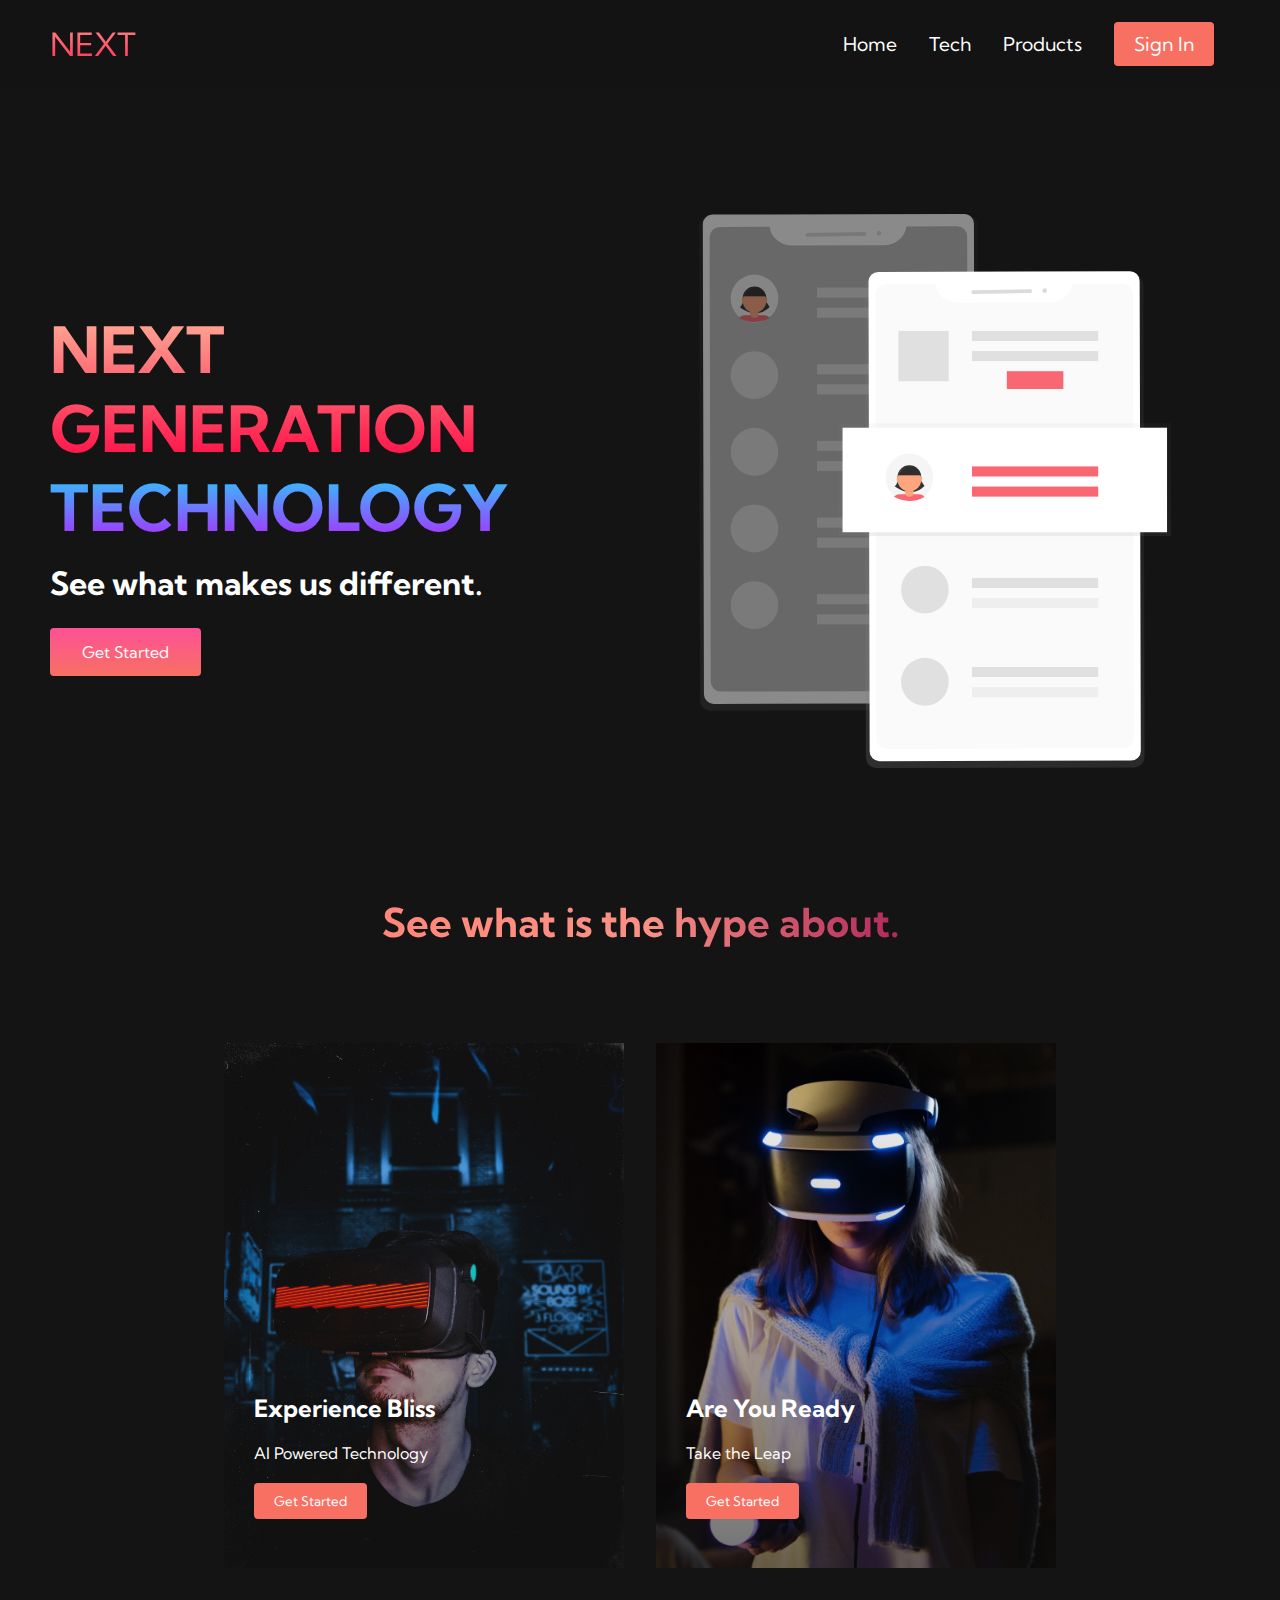
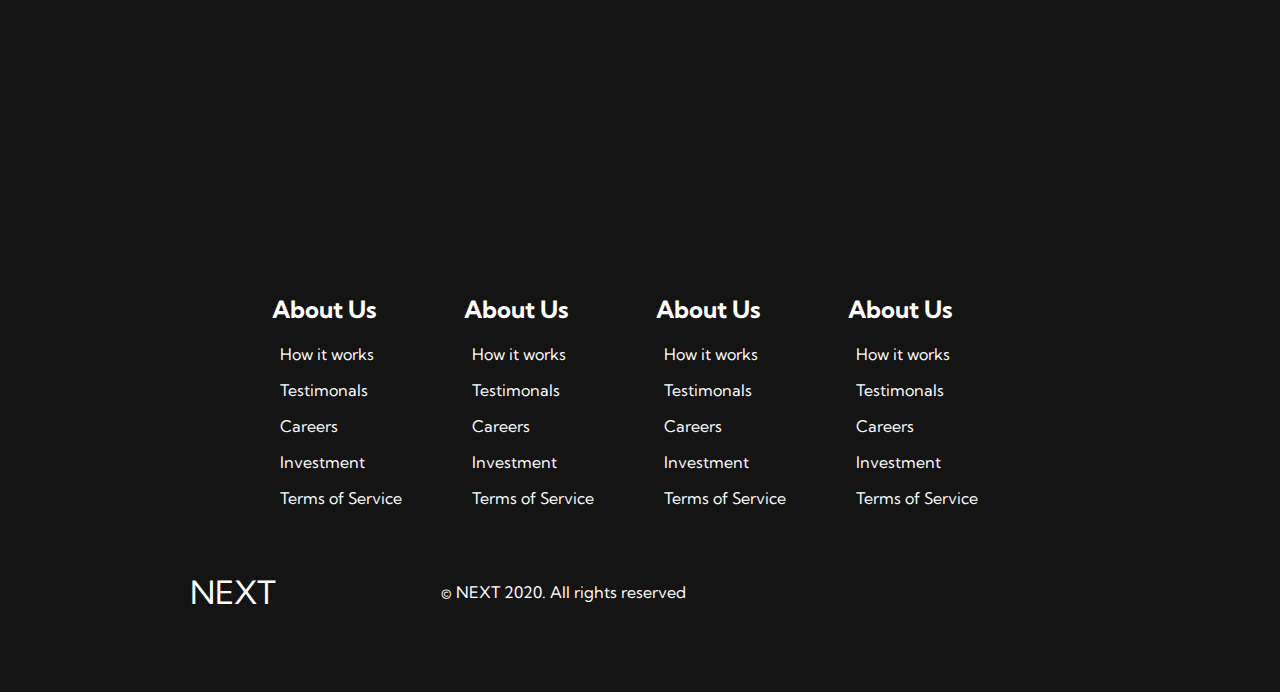
<file: index.html>
<!DOCTYPE html>
<html lang="en">
  <head>
    <meta charset="UTF-8" />
    <meta http-equiv="X-UA-Compatible" content="IE=edge" />
    <meta name="viewport" content="width=device-width, initial-scale=1.0" />
    <title>NEXT Website</title>
    <link
      rel="stylesheet"
      href="https://use.fontawesome.com/releases/v5.15.4/css/all.css"
      integrity="sha384-DyZ88mC6Up2uqS4h/KRgHuoeGwBcD4Ng9SiP4dIRy0EXTlnuz47vAwmeGwVChigm"
      crossorigin="anonymous"
    />
    <link rel="stylesheet" href="./styles.css" />
  </head>
  <body>
    <!-- Navbar section -->

    <nav class="navbar">
      <div class="navbar_container">
        <a href="/" id="navbar__logo"> <i class="fas fa-gem"></i> NEXT</a>
        <div class="navbar_toggle" id="mobile_menu">
          <span class="bar"></span>
          <span class="bar"></span>
          <span class="bar"></span>
        </div>
        <ul class="navbar__menu">
          <li class="navbar__item">
            <a href="/" class="navbar__links"> Home </a>
          </li>
          <li class="navbar__item">
            <a href="./tech.html" class="navbar__links"> Tech </a>
          </li>
          <li class="navbar__item">
            <a href="/" class="navbar__links"> Products </a>
          </li>
          <li class="navbar__btn">
            <a href="" class="button"> Sign In </a>
          </li>
        </ul>
      </div>
    </nav>

    <!-- Hero section -->

    <div class="main">
      <div class="main__container">
        <div class="main__content">
          <h1>NEXT GENERATION</h1>
          <h2>TECHNOLOGY</h2>
          <p>See what makes us different.</p>
          <button class="main__btn"><a href="#">Get Started</a></button>
        </div>
        <div class="main__img--container">
          <img src="./images/pic1.svg" alt="pic" id="main__img" />
        </div>
      </div>
    </div>

    <!-- service section -->

    <div class="services">
      <h1>See what is the hype about.</h1>
      <div class="services__container">
        <div class="services__card">
          <h2>Experience Bliss</h2>
          <p>AI Powered Technology</p>
          <button>Get Started</button>
        </div>
        <div class="services__card">
          <h2>Are You Ready</h2>
          <p>Take the Leap</p>
          <button>Get Started</button>
        </div>
      </div>
    </div>

    <!-- footer section -->

    <div class="footer__container">
      <div class="footer__links">
        <div class="footer__links--wraper">
          <div class="footer__links--items">
            <h2>About Us</h2>
            <a href="/">How it works</a>
            <a href="/">Testimonals</a>
            <a href="/">Careers</a>
            <a href="/">Investment</a>
            <a href="/">Terms of Service</a>
          </div>
          <div class="footer__links--items">
            <h2>About Us</h2>
            <a href="/">How it works</a>
            <a href="/">Testimonals</a>
            <a href="/">Careers</a>
            <a href="/">Investment</a>
            <a href="/">Terms of Service</a>
          </div>
        </div>
        <div class="footer__links--wraper">
          <div class="footer__links--items">
            <h2>About Us</h2>
            <a href="/">How it works</a>
            <a href="/">Testimonals</a>
            <a href="/">Careers</a>
            <a href="/">Investment</a>
            <a href="/">Terms of Service</a>
          </div>
          <div class="footer__links--items">
            <h2>About Us</h2>
            <a href="/">How it works</a>
            <a href="/">Testimonals</a>
            <a href="/">Careers</a>
            <a href="/">Investment</a>
            <a href="/">Terms of Service</a>
          </div>
        </div>
      </div>
      <div class="social__media">
        <div class="social__media--wrap">
          <div class="footer__logo">
            <a href="/" id="footer__logo"><i class="fas fa-gem"></i>NEXT </a>
          </div>
          <p class="website__rights">&#169 NEXT 2020. All rights reserved</p>
          <div class="social__icons">
            <a href="" class="social__icon--links" target="_blank"><i class="fab fa-facebook"></i></a>
            <a href="" class="social__icon--links" target="_blank"><i class="fab fa-instagram"></i></a>
            <a href="" class="social__icon--links" target="_blank"><i class="fab fa-twitter"></i></a>
            <a href="" class="social__icon--links" target="_blank"><i class="fab fa-linkedin"></i></a>
            <a href="" class="social__icon--links" target="_blank"><i class="fab fa-youtube"></i></a>
            <a href="" class="social__icon--links" target="_blank"><i class="fab fa-facebook"></i></a>
            </div>
          </div>
        </div>
      </div>
    </div>
  </body>
  <script src="./app.js"></script>
</html>
</file>
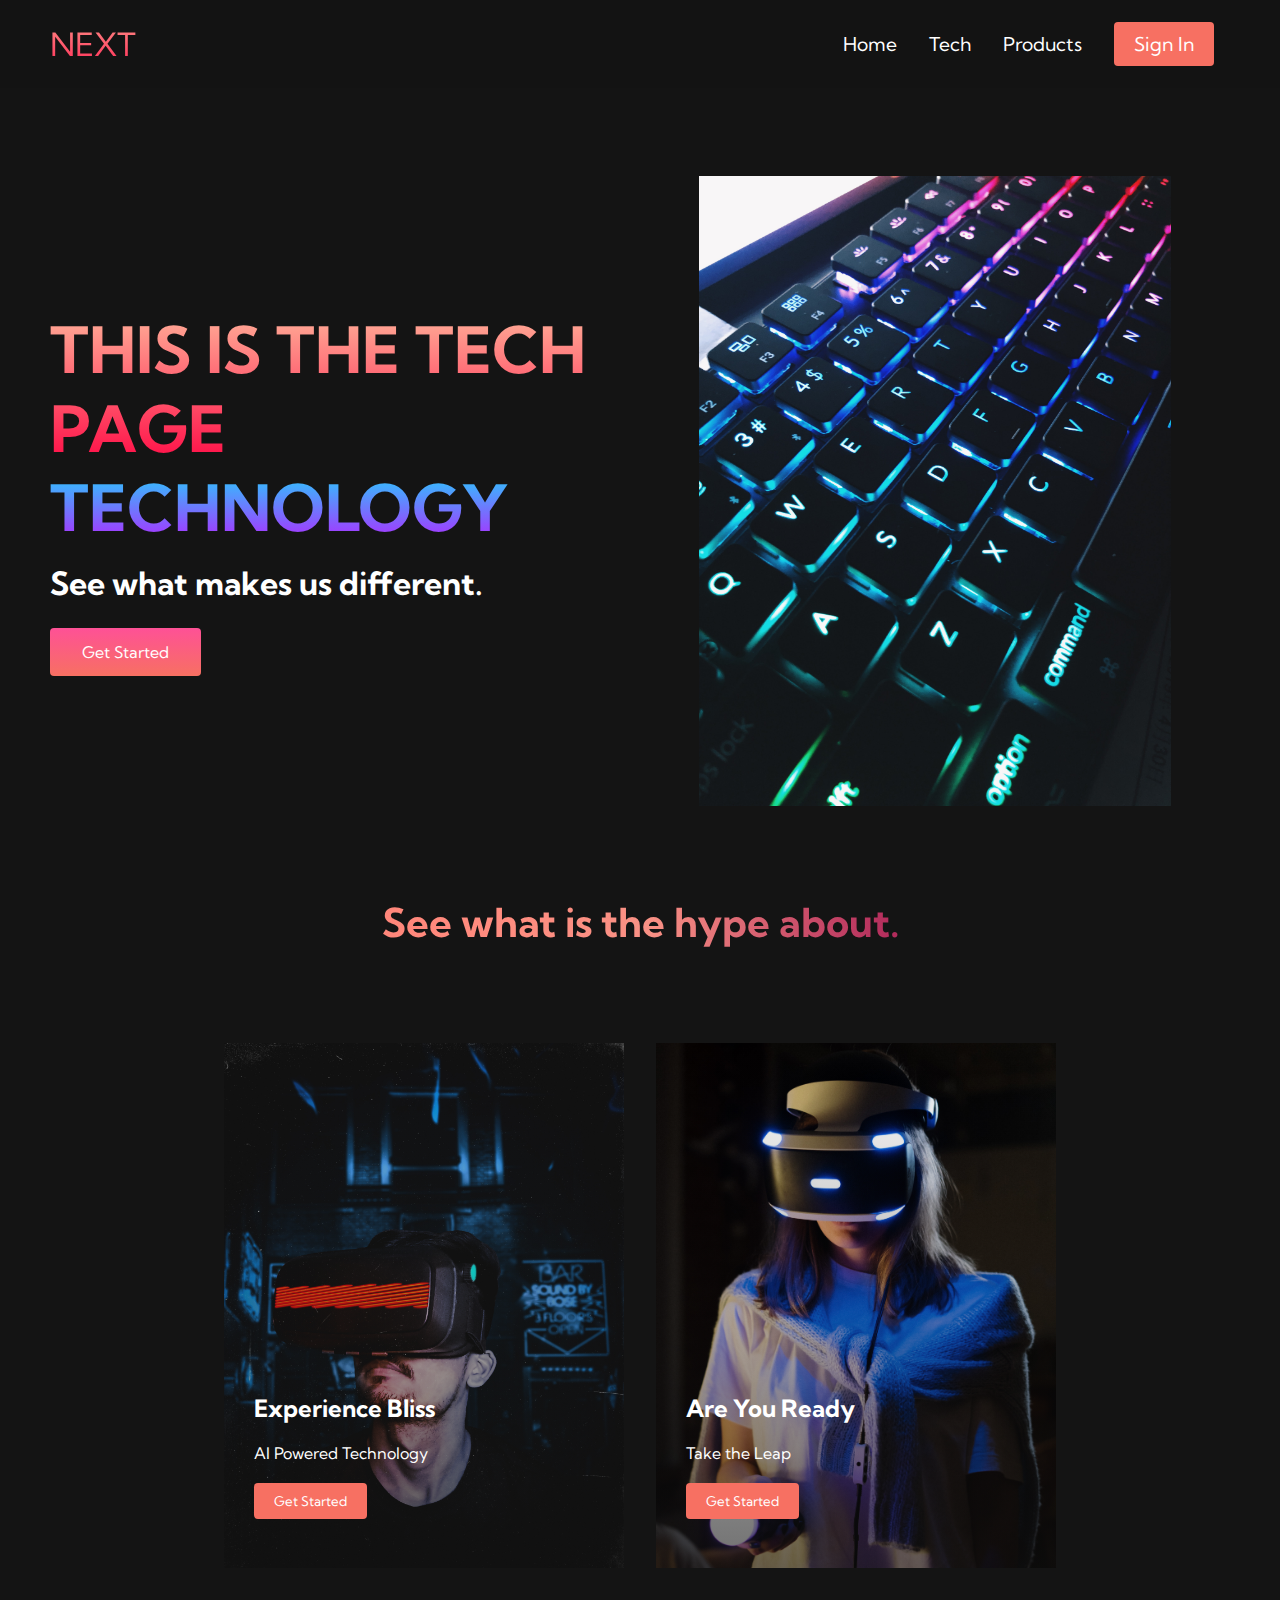
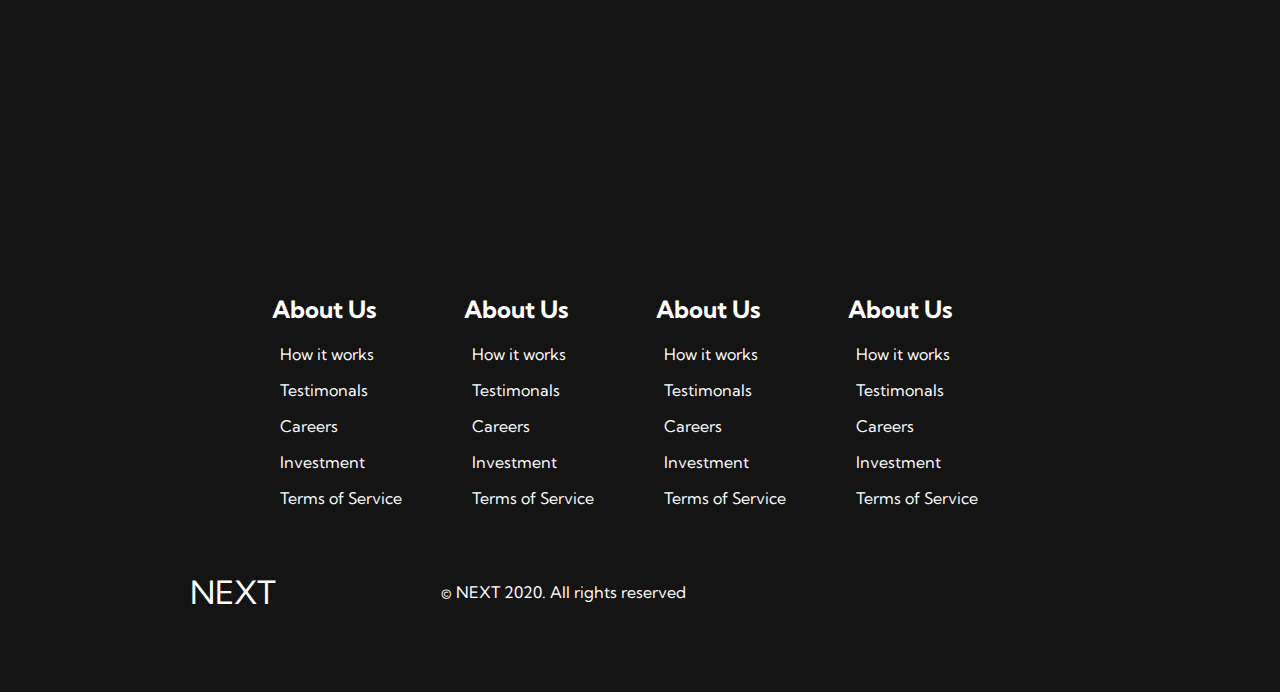
<file: tech.html>
<!DOCTYPE html>
<html lang="en">
  <head>
    <meta charset="UTF-8" />
    <meta http-equiv="X-UA-Compatible" content="IE=edge" />
    <meta name="viewport" content="width=device-width, initial-scale=1.0" />
    <title>NEXT Website</title>
    <link
      rel="stylesheet"
      href="https://use.fontawesome.com/releases/v5.15.4/css/all.css"
      integrity="sha384-DyZ88mC6Up2uqS4h/KRgHuoeGwBcD4Ng9SiP4dIRy0EXTlnuz47vAwmeGwVChigm"
      crossorigin="anonymous"
    />
    <link rel="stylesheet" href="./styles.css" />
  </head>
  <body>
    <!-- Navbar section -->

    <nav class="navbar">
      <div class="navbar_container">
        <a href="/" id="navbar__logo"> <i class="fas fa-gem"></i> NEXT</a>
        <div class="navbar_toggle" id="mobile_menu">
          <span class="bar"></span>
          <span class="bar"></span>
          <span class="bar"></span>
        </div>
        <ul class="navbar__menu">
          <li class="navbar__item">
            <a href="./index.html" class="navbar__links"> Home </a>
          </li>
          <li class="navbar__item">
            <a href="./tech.html" class="navbar__links"> Tech </a>
          </li>
          <li class="navbar__item">
            <a href="/" class="navbar__links"> Products </a>
          </li>
          <li class="navbar__btn">
            <a href="" class="button"> Sign In </a>
          </li>
        </ul>
      </div>
    </nav>

    <!-- Hero section -->

    <div class="main">
      <div class="main__container">
        <div class="main__content">
          <h1>THIS IS THE TECH PAGE</h1>
          <h2>TECHNOLOGY</h2>
          <p>See what makes us different.</p>
          <button class="main__btn"><a href="#">Get Started</a></button>
        </div>
        <div class="main__img--container">
          <img src="./images/pic2.jpg" alt="pic" id="main__img" />
        </div>
      </div>
    </div>

    <!-- service section -->

    <div class="services">
      <h1>See what is the hype about.</h1>
      <div class="services__container">
        <div class="services__card">
          <h2>Experience Bliss</h2>
          <p>AI Powered Technology</p>
          <button>Get Started</button>
        </div>
        <div class="services__card">
          <h2>Are You Ready</h2>
          <p>Take the Leap</p>
          <button>Get Started</button>
        </div>
      </div>
    </div>

    <!-- footer section -->

    <div class="footer__container">
      <div class="footer__links">
        <div class="footer__links--wraper">
          <div class="footer__links--items">
            <h2>About Us</h2>
            <a href="/">How it works</a>
            <a href="/">Testimonals</a>
            <a href="/">Careers</a>
            <a href="/">Investment</a>
            <a href="/">Terms of Service</a>
          </div>
          <div class="footer__links--items">
            <h2>About Us</h2>
            <a href="/">How it works</a>
            <a href="/">Testimonals</a>
            <a href="/">Careers</a>
            <a href="/">Investment</a>
            <a href="/">Terms of Service</a>
          </div>
        </div>
        <div class="footer__links--wraper">
          <div class="footer__links--items">
            <h2>About Us</h2>
            <a href="/">How it works</a>
            <a href="/">Testimonals</a>
            <a href="/">Careers</a>
            <a href="/">Investment</a>
            <a href="/">Terms of Service</a>
          </div>
          <div class="footer__links--items">
            <h2>About Us</h2>
            <a href="/">How it works</a>
            <a href="/">Testimonals</a>
            <a href="/">Careers</a>
            <a href="/">Investment</a>
            <a href="/">Terms of Service</a>
          </div>
        </div>
      </div>
      <div class="social__media">
        <div class="social__media--wrap">
          <div class="footer__logo">
            <a href="/" id="footer__logo"><i class="fas fa-gem"></i>NEXT </a>
          </div>
          <p class="website__rights">&#169 NEXT 2020. All rights reserved</p>
          <div class="social__icons">
            <a href="" class="social__icon--links" target="_blank"><i class="fab fa-facebook"></i></a>
            <a href="" class="social__icon--links" target="_blank"><i class="fab fa-instagram"></i></a>
            <a href="" class="social__icon--links" target="_blank"><i class="fab fa-twitter"></i></a>
            <a href="" class="social__icon--links" target="_blank"><i class="fab fa-linkedin"></i></a>
            <a href="" class="social__icon--links" target="_blank"><i class="fab fa-youtube"></i></a>
            <a href="" class="social__icon--links" target="_blank"><i class="fab fa-facebook"></i></a>
            </div>
          </div>
        </div>
      </div>
    </div>
  </body>
  <script src="./app.js"></script>
</html>
</file>
<file: styles.css>
/* font imported url */

@import url("https://fonts.googleapis.com/css2?family=IBM+Plex+Sans&family=Kumbh+Sans:wght@400;700&display=swap");

/* intialization CSS */

* {
  box-sizing: border-box;
  margin: 0;
  padding: 0;
  font-family: "Kumbh Sans", sans-serif;
}

/* navbar section CSS */

.navbar {
  display: flex;
  justify-content: center;
  align-items: center;
  height: 88px;
  font-size: 1.2rem;
  background: #131313;
  position: sticky;
  top: 0;
  z-index: 999;
}

.navbar_container {
  display: flex;
  justify-content: space-between;
  width: 100%;
  height: 80px;
  max-width: 1300px;
  margin: 0 auto;
  padding: 0 50px;
  z-index: 1;
}

#navbar__logo {
  display: flex;
  align-items: center;
  background-color: #ff8177;
  background-image: linear-gradient(to top, #ff0844 0%, #ffb199 100%);
  background-size: 100%;
  -webkit-background-clip: text;
  -moz-background-clip: text;
  -webkit-text-fill-color: transparent;
  -moz-text-fill-color: transparent;
  text-decoration: none;
  cursor: pointer;
  font-size: 2rem;
}

.fa-gen {
  margin-right: 0.5rem;
}

.navbar__menu {
  display: flex;
  align-items: center;
  text-align: center;
  list-style-type: none;
}

.navbar__item {
  height: 80px;
}

.navbar__links {
  display: flex;
  justify-content: center;
  align-items: center;
  height: 100%;
  padding: 0 1rem;
  color: #fff;
  text-decoration: none;
}

.navbar__btn {
  display: flex;
  justify-content: center;
  align-items: center;
  width: 100%;
  padding: 0 1rem;
}

.button {
  display: flex;
  justify-content: center;
  align-items: center;
  width: 100%;
  height: 100%;
  border: none;
  border-radius: 4px;
  outline: none;
  padding: 10px 20px;
  background: #f77062;
  color: #fff;
  text-decoration: none;
}

.button:hover {
  background: #4837ff;
  transition: all 0.3s ease;
}

.navbar__links:hover {
  color: #f77062;
  transition: all 0.3s ease;
}

@media screen and (max-width: 900px) {
  .navbar_container {
    display: flex;
    justify-content: space-between;
    width: 100%;
    height: 80px;
    max-width: 1300px;
    padding: 0;
  }

  .navbar__menu {
    display: grid;
    grid-template-columns: auto;
    width: 100%;
    height: 50vh;
    position: absolute;
    top: -1000px;
    z-index: -1;
    margin: 0;
    background: #131313;
    opacity: 0;
    transition: all 0.3s ease;
  }

  .navbar__menu.active {
    height: 50vh;
    top: 100%;
    opacity: 1;
    z-index: 99;
    background: #131313;
    font-size: 1.6rem;
    transition: all 0.3s ease;
  }

  #navbar__logo {
    padding-left: 25px;
  }

  .navbar_toggle .bar {
    width: 25px;
    height: 3px;
    margin: 5px auto;
    transition: all 0.3s ease-in-out;
    background: #fff;
  }

  .navbar__item {
    width: 100%;
  }

  .navbar__links {
    display: table;
    width: 100%;
    padding: 2rem;
    text-align: center;
  }

  #mobile_menu {
    position: absolute;
    top: 20%;
    right: 5%;
    transform: translate(5%, 20%);
  }

  .navbar__btn {
    padding-bottom: 2rem;
  }

  .button {
    display: flex;
    justify-content: center;
    align-items: center;
    height: 80px;
    width: 80%;
    margin: 0;
  }

  .navbar_toggle .bar {
    display: block;
    cursor: pointer;
  }

  #mobile_menu.is-active .bar:nth-child(2) {
    opacity: 0;
  }

  #mobile_menu.is-active .bar:nth-child(1) {
    transform: translateY(8px) rotate(45deg);
  }

  #mobile_menu.is-active .bar:nth-child(3) {
    transform: translateY(-8px) rotate(-45deg);
  }
}

/* hero section CSS */

.main {
  background: #141414;
}

.main__container {
  display: grid;
  grid-template-columns: 1fr 1fr;
  align-items: center;
  justify-self: center;
  z-index: 1;
  height: 90vh;
  width: 100%;
  max-width: 1300px;
  margin: 0 auto;
  padding: 0 50px;
  background: #141414;
}

.main__content h1 {
  background-color: #ff8177;
  background-image: linear-gradient(to top, #ff0844 0%, #ffb199 100%);
  background-size: 100%;
  -webkit-background-clip: text;
  -moz-background-clip: text;
  -webkit-text-fill-color: transparent;
  -moz-text-fill-color: transparent;
  font-size: 4rem;
}

.main__content h2 {
  background-color: #ff8177;
  background-image: linear-gradient(to top, #b721ff 0%, #21d4fd 100%);
  background-size: 100%;
  -webkit-background-clip: text;
  -moz-background-clip: text;
  -webkit-text-fill-color: transparent;
  -moz-text-fill-color: transparent;
  font-size: 4rem;
}

.main__content p {
  margin-top: 1rem;
  color: #fff;
  font-size: 2rem;
  font-weight: 700;
}

.main__btn {
  position: relative;
  margin-top: 25px;
  border: none;
  border-radius: 4px;
  outline: none;
  padding: 14px 32px;
  color: #ffffff;
  font-size: 1rem;
  background-image: linear-gradient(to top, #f77062 0%, #fe5196 100%);
  transition: all 0.3s;
  cursor: pointer;
}

.main__btn a {
  position: relative;
  z-index: 2;
  color: #ffffff;
  text-decoration: none;
}

.main__btn:after {
  content: "";
  position: absolute;
  top: 0;
  left: 0;
  width: 0;
  height: 100%;
  border-radius: 4px;
  background: #4837ff;
  transition: all 0.35s;
}

.main__btn:hover {
  color: #fff;
}

.main__btn:hover:after {
  width: 100%;
}

.main__img--container {
  text-align: center;
}

#main__img {
  height: 80%;
  width: 80%;
}

/* mobile responsive */

@media screen and (max-width: 768px) {
  .main__container {
    display: grid;
    grid-template-columns: auto;
    align-items: center;
    justify-self: center;
    height: 90vh;
    width: 100%;
    margin: 0 auto;
  }

  .main__content {
    text-align: center;
    margin-bottom: 4rem;
  }

  .main__content h1 {
    margin-top: 2rem;
    font-size: 2.5rem;
  }

  .main__content h2 {
    font-size: 3rem;
  }

  .main__content p {
    margin-top: 1rem;
    font-size: 1.5rem;
  }
}

@media screen and (max-width: 480px) {
  .main__content h1 {
    margin-top: 3rem;
    font-size: 1.5rem;
  }

  .main__content h2 {
    font-size: 2rem;
  }

  .main__content p {
    margin-top: 2rem;
    font-size: 1.5rem;
  }

  .main__btn {
    margin: 2.5rem 0;
    padding: 12px 36px;
  }
}

.services {
  display: flex;
  flex-direction: column;
  align-items: center;
  height: 100vh;
  background: #141414;
}

.services h1 {
  margin-bottom: 5rem;
  background-color: #ff8177;
  background-image: linear-gradient(
    to right,
    #ff8177 0%,
    #ff867a 0%,
    #ff8c7f 21%,
    #f99185 52%,
    #cf556c 78%,
    #b12a5b 100%
  );
  background-size: 100%;
  -webkit-background-clip: text;
  -moz-background-clip: text;
  -webkit-text-fill-color: transparent;
  -moz-text-fill-color: transparent;
  font-size: 2.5rem;
}

.services__container {
  display: flex;
  justify-content: center;
  flex-wrap: wrap;
}

.services__card {
  position: relative;
  width: 400px;
  height: 525px;
  margin: 1rem;
  color: #fff;
  background-image: linear-gradient(
      to bottom,
      rgba(0, 0, 0, 0) 0%,
      rgba(17, 17, 17, 0.6) 100%
    ),
    url("./images/pic3.jpg");
  background-size: cover;
}

.services__card:nth-child(2) {
  background-image: linear-gradient(
      to bottom,
      rgba(0, 0, 0, 0) 0%,
      rgba(17, 17, 17, 0.6) 100%
    ),
    url("./images/pic4.jpg");
}

.services__card h2 {
  position: absolute;
  top: 350px;
  left: 30px;
}

.services__card p {
  position: absolute;
  top: 400px;
  left: 30px;
}

.services__card button {
  position: absolute;
  top: 440px;
  left: 30px;
  border: none;
  outline: none;
  border-radius: 4px;
  padding: 10px 20px;
  color: #fff;
  background: #f77062;
  cursor: pointer;
}

.services__card:hover {
  transform: scale(1.075);
  transition: all 0.1s ease-in;
  cursor: pointer;
}

@media screen and (max-width: 960px) {
  .services {
    height: 1600px;
  }

  .services h1 {
    margin-top: 12rem;
    font-size: 2rem;
  }
}

@media screen and (max-width: 480px) {
  .services {
    height: 1400px;
  }

  .services h1 {
    font-size: 1.2rem;
  }
  .services__card {
    width: 300px;
  }
}

/* footer CSS */

.footer__container {
  display: flex;
  flex-direction: column;
  justify-content: center;
  align-items: center;
  padding: 5rem 0;
  background: #141414;
}

#footer__logo {
  display: flex;
  align-items: center;
  color: #fff;
  cursor: pointer;
  text-decoration: none;
  font-size: 2rem;
}

.footer__links {
  display: flex;
  justify-content: center;
  width: 100%;
  max-width: 1000px;
}

.footer__links--wraper {
  display: flex;
}

.footer__links--items {
  display: flex;
  flex-direction: column;
  align-items: flex-start;
  box-sizing: border-box;
  width: 160px;
  margin: 16px;
  text-align: center;
}

.footer__links--items h2 {
  margin-bottom: 12px;
}

.footer__links--items > h2 {
  color: #fff;
}

.footer__links--items a {
  margin: 0.5rem;
  color: #fff;
  text-decoration: none;
}

.footer__links--items a:hover {
  color: #e9e9e9;
  transition: all 0.3s ease-out;
}

.social__iocns--links {
  color: #fff;
  font-size: 24px;
}

.fab {
  color: #fff;
  font-size: 24px;
}

.social__media {
  width: 100%;
  max-width: 1000px;
}

.social__media--wrap {
  display: flex;
  justify-content: space-between;
  align-items: center;
  width: 90%;
  max-width: 1000px;
  margin: 40px auto 0 auto;
}

.social__icons {
  display: flex;
  justify-content: space-between;
  align-items: center;
  width: 240px;
}

.social__logo {
  justify-self: flex-start;
  display: flex;
  align-items: center;
  margin-left: 20px;
  margin-bottom: 16px;
  cursor: pointer;
  font-size: 2rem;
  text-decoration: none;
  color: #fff;
}

.website__rights {
  color: #fff;
}

@media screen and (max-width: 820px) {
  .footer__links {
    padding-top: 2rem;
  }

  #footer__logo {
    margin-bottom: 2rem;
  }

  .website__rights {
    margin-bottom: 2rem;
  }

  .footer__links--wraper {
    flex-direction: column;
  }

  .social__media--wrap {
    flex-direction: column;
  }
}

@media screen and (max-width: 480px) {
  .footer__links--items {
    width: 100%;
    margin: 0;
    padding: 10px;
  }
}
</file>
